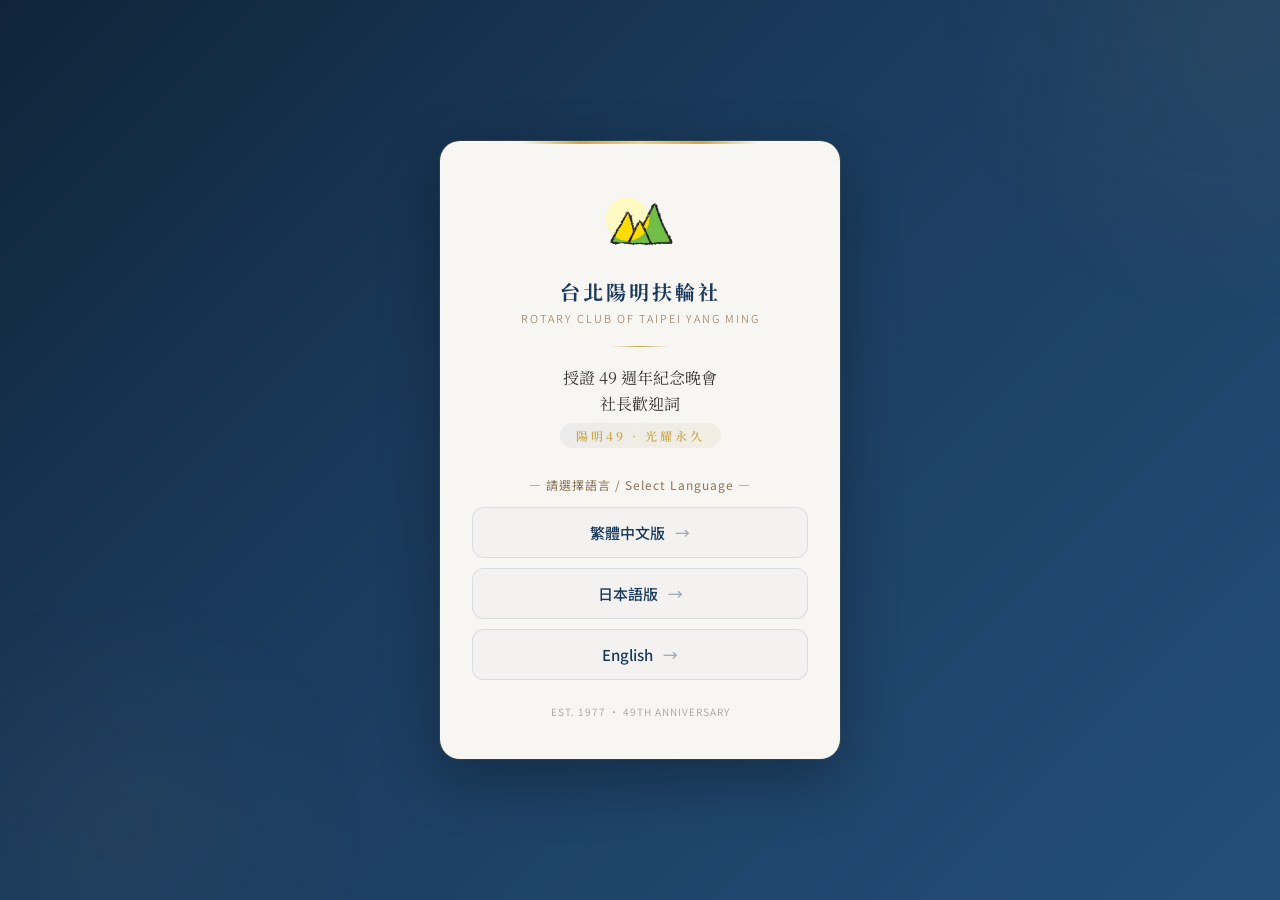
<file: index.html>
<!DOCTYPE html>
<html lang="zh-TW">
<head>
  <meta charset="UTF-8">
  <meta name="viewport" content="width=device-width, initial-scale=1.0">
  <title>台北陽明扶輪社 49週年</title>
  <link href="https://fonts.googleapis.com/css2?family=Noto+Serif+TC:wght@400;700&family=Noto+Sans+TC:wght@300;400;500&family=Playfair+Display:wght@400;600;700&family=Inter:wght@300;400;500&display=swap" rel="stylesheet">
  <style>
    * { margin: 0; padding: 0; box-sizing: border-box; }

    body {
      font-family: 'Noto Sans TC', 'Inter', sans-serif;
      min-height: 100vh;
      display: flex;
      align-items: center;
      justify-content: center;
      background: linear-gradient(135deg, #0f2439 0%, #1a3a5c 40%, #234e78 100%);
      padding: 20px;
      overflow: hidden;
      position: relative;
    }

    /* 背景光暈 */
    body::before {
      content: '';
      position: fixed;
      top: -30%;
      right: -20%;
      width: 600px;
      height: 600px;
      background: radial-gradient(circle, rgba(201,168,76,0.06) 0%, transparent 70%);
      pointer-events: none;
    }

    body::after {
      content: '';
      position: fixed;
      bottom: -20%;
      left: -10%;
      width: 500px;
      height: 500px;
      background: radial-gradient(circle, rgba(201,168,76,0.04) 0%, transparent 70%);
      pointer-events: none;
    }

    .card {
      background: rgba(255,252,248,0.97);
      border-radius: 20px;
      max-width: 400px;
      width: 100%;
      padding: 40px 32px;
      text-align: center;
      box-shadow: 0 20px 60px rgba(0,0,0,0.3), 0 0 0 1px rgba(201,168,76,0.15);
      position: relative;
      overflow: hidden;
      animation: fadeUp 0.6s ease;
    }

    @keyframes fadeUp {
      from { opacity: 0; transform: translateY(20px); }
      to { opacity: 1; transform: translateY(0); }
    }

    /* 頂部金線 */
    .card::before {
      content: '';
      position: absolute;
      top: 0;
      left: 20%;
      right: 20%;
      height: 3px;
      background: linear-gradient(90deg, transparent, #c9a84c, #e8d48b, #c9a84c, transparent);
      border-radius: 0 0 4px 4px;
    }

    .rotary-icon {
      width: 80px;
      height: 80px;
      margin: 0 auto 16px;
    }

    .rotary-icon svg { width: 100%; height: 100%; }

    .club-name {
      font-family: 'Noto Serif TC', serif;
      font-size: 20px;
      font-weight: 700;
      color: #1a3a5c;
      letter-spacing: 3px;
      margin-bottom: 4px;
    }

    .club-sub {
      font-size: 11px;
      color: #8b7355;
      letter-spacing: 2px;
      font-weight: 300;
      margin-bottom: 20px;
    }

    .divider {
      width: 60px;
      height: 1px;
      background: linear-gradient(90deg, transparent, #c9a84c, transparent);
      margin: 0 auto 18px;
    }

    .event-title {
      font-family: 'Noto Serif TC', serif;
      font-size: 16px;
      color: #3a3330;
      line-height: 1.6;
      margin-bottom: 6px;
    }

    .motto-tag {
      display: inline-block;
      padding: 4px 16px;
      background: linear-gradient(135deg, rgba(26,58,92,0.06), rgba(201,168,76,0.1));
      border-radius: 16px;
      font-family: 'Noto Serif TC', serif;
      font-size: 12px;
      color: #c9a84c;
      letter-spacing: 3px;
      font-weight: 600;
      margin-bottom: 28px;
    }

    .lang-label {
      font-size: 12px;
      color: #8b7355;
      letter-spacing: 1px;
      margin-bottom: 14px;
    }

    .lang-buttons {
      display: flex;
      flex-direction: column;
      gap: 10px;
    }

    .lang-btn {
      display: flex;
      align-items: center;
      justify-content: center;
      gap: 10px;
      padding: 14px 20px;
      border: 1px solid rgba(26,58,92,0.12);
      border-radius: 12px;
      text-decoration: none;
      color: #1a3a5c;
      font-size: 15px;
      font-weight: 500;
      background: rgba(26,58,92,0.02);
      transition: all 0.25s ease;
    }

    .lang-btn:hover {
      background: #1a3a5c;
      color: #e8d48b;
      border-color: #1a3a5c;
      transform: translateY(-2px);
      box-shadow: 0 4px 16px rgba(26,58,92,0.2);
    }

    .lang-btn .flag { font-size: 22px; }
    .lang-btn .arrow { opacity: 0.4; transition: opacity 0.25s; }
    .lang-btn:hover .arrow { opacity: 1; }

    .footer-note {
      margin-top: 24px;
      font-size: 10px;
      color: #aaa;
      letter-spacing: 1px;
    }
  </style>
</head>
<body>

<div class="card">
  <div class="rotary-icon">
    <img src="assets/logo.png" alt="台北陽明扶輪社" style="width:100%;height:100%;object-fit:contain;">
  </div>

  <div class="club-name">台北陽明扶輪社</div>
  <div class="club-sub">ROTARY CLUB OF TAIPEI YANG MING</div>

  <div class="divider"></div>

  <div class="event-title">授證 49 週年紀念晚會<br>社長歡迎詞</div>
  <div class="motto-tag">陽明49 · 光耀永久</div>

  <div class="lang-label">— 請選擇語言 / Select Language —</div>

  <div class="lang-buttons">
    <a href="zh.html" class="lang-btn">
      <span>繁體中文版</span>
      <span class="arrow">→</span>
    </a>
    <a href="ja.html" class="lang-btn">
      <span>日本語版</span>
      <span class="arrow">→</span>
    </a>
    <a href="en.html" class="lang-btn">
      <span>English</span>
      <span class="arrow">→</span>
    </a>
  </div>

  <div class="footer-note">EST. 1977 · 49TH ANNIVERSARY</div>
</div>

</body>
</html>
</file>
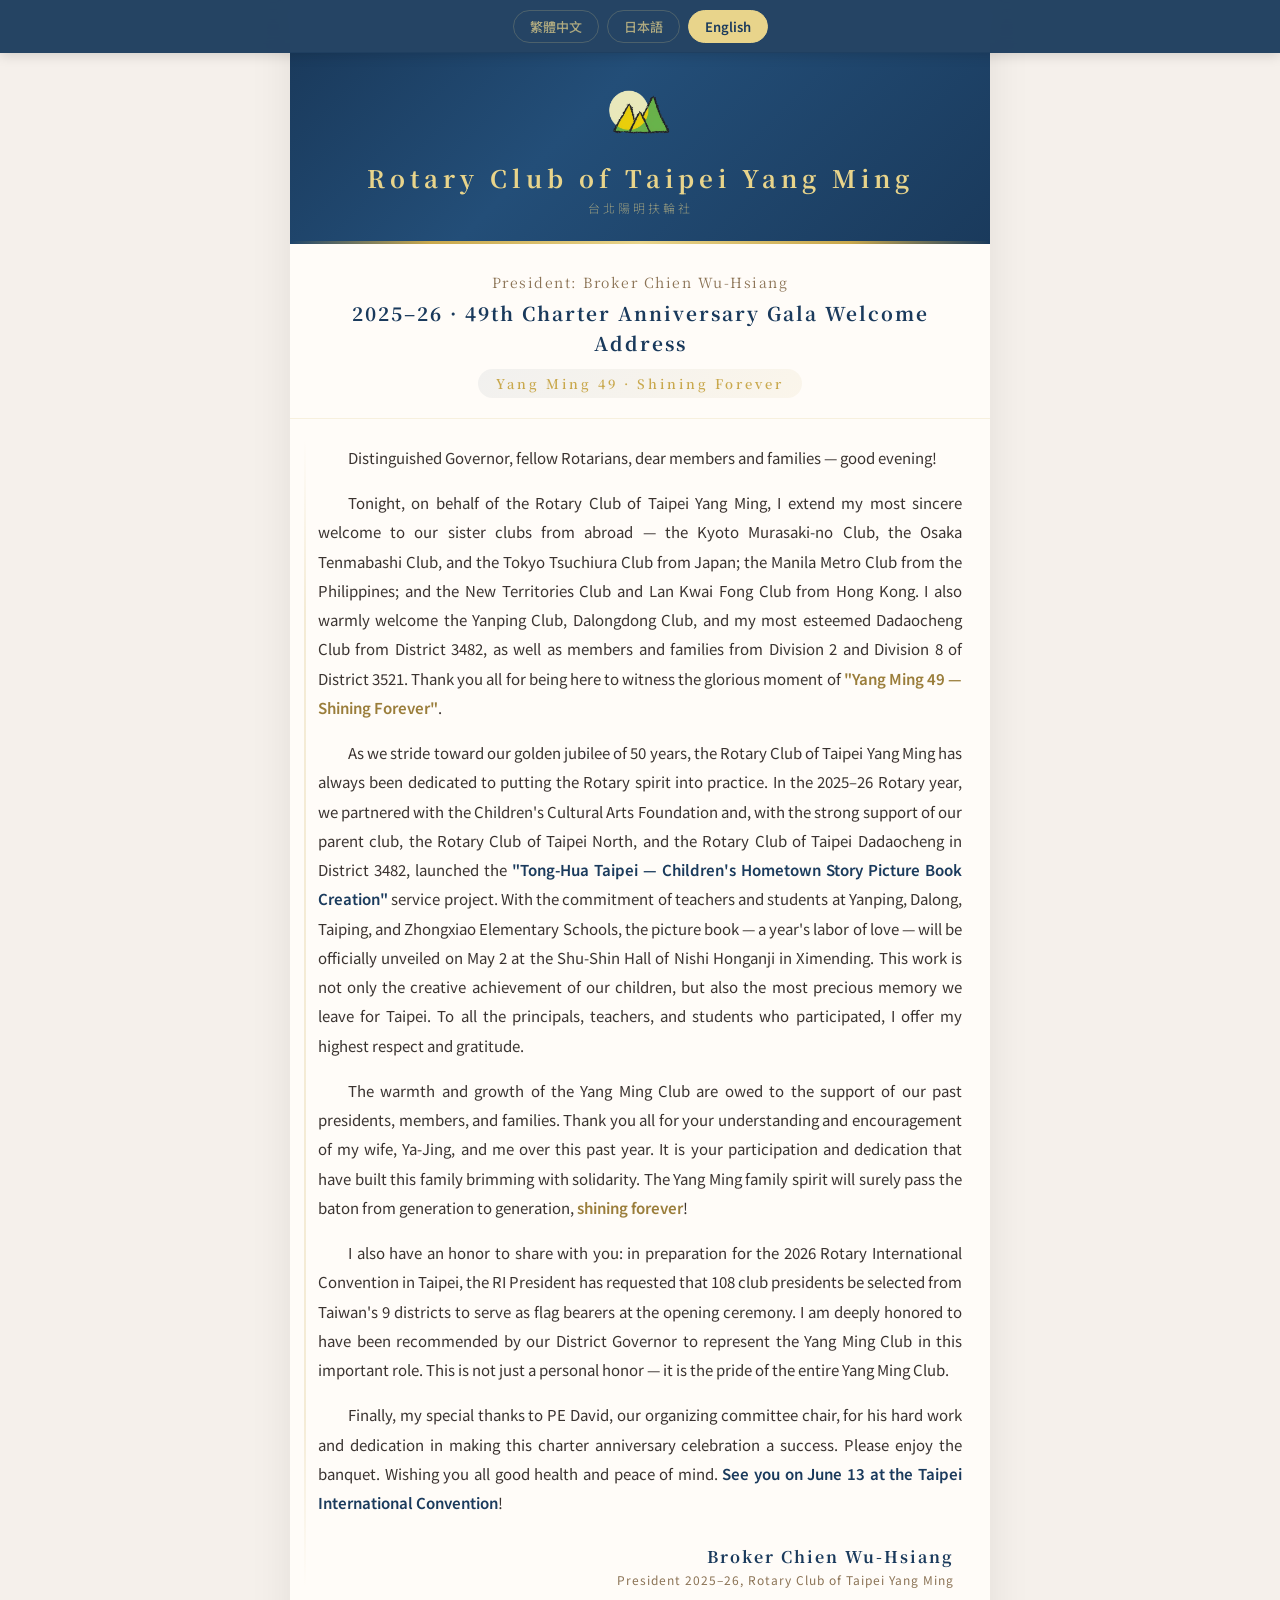
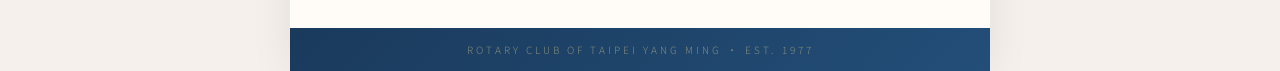
<file: en.html>
<!DOCTYPE html>
<html lang="en">
<head>
  <meta charset="UTF-8">
  <meta name="viewport" content="width=device-width, initial-scale=1.0">
  <meta name="google" content="notranslate">
  <title>Rotary Club of Taipei Yang Ming – 49th Charter Anniversary Welcome Address</title>
  <link rel="stylesheet" href="style.css">
</head>
<body>

<nav class="lang-bar" translate="no">
  <a href="zh.html">繁體中文</a>
  <a href="ja.html">日本語</a>
  <a href="en.html" class="active">English</a>
</nav>

<div class="page">
  <div class="header-band">
    <div class="rotary-deco">
      <img src="assets/logo.png" alt="Rotary Club of Taipei Yang Ming">
    </div>
    <div>
      <h1>Rotary Club of Taipei Yang Ming</h1>
      <div class="sub">台北陽明扶輪社</div>
    </div>
  </div>

  <div class="title-block">
    <div class="speaker">President: Broker Chien Wu-Hsiang</div>
    <div class="speech-title">2025–26 · 49th Charter Anniversary Gala Welcome Address</div>
    <div class="motto">Yang Ming 49 · Shining Forever</div>
  </div>

  <div class="content">
    <div class="body-text">
      <p>Distinguished Governor, fellow Rotarians, dear members and families — good evening!</p>

      <p>Tonight, on behalf of the Rotary Club of Taipei Yang Ming, I extend my most sincere welcome to our sister clubs from abroad — the Kyoto Murasaki-no Club, the Osaka Tenmabashi Club, and the Tokyo Tsuchiura Club from Japan; the Manila Metro Club from the Philippines; and the New Territories Club and Lan Kwai Fong Club from Hong Kong. I also warmly welcome the Yanping Club, Dalongdong Club, and my most esteemed Dadaocheng Club from District 3482, as well as members and families from Division 2 and Division 8 of District 3521. Thank you all for being here to witness the glorious moment of <span class="gold">"Yang Ming 49 — Shining Forever"</span>.</p>

      <p>As we stride toward our golden jubilee of 50 years, the Rotary Club of Taipei Yang Ming has always been dedicated to putting the Rotary spirit into practice. In the 2025–26 Rotary year, we partnered with the Children's Cultural Arts Foundation and, with the strong support of our parent club, the Rotary Club of Taipei North, and the Rotary Club of Taipei Dadaocheng in District 3482, launched the <span class="highlight">"Tong-Hua Taipei — Children's Hometown Story Picture Book Creation"</span> service project. With the commitment of teachers and students at Yanping, Dalong, Taiping, and Zhongxiao Elementary Schools, the picture book — a year's labor of love — will be officially unveiled on May 2 at the Shu-Shin Hall of Nishi Honganji in Ximending. This work is not only the creative achievement of our children, but also the most precious memory we leave for Taipei. To all the principals, teachers, and students who participated, I offer my highest respect and gratitude.</p>

      <p>The warmth and growth of the Yang Ming Club are owed to the support of our past presidents, members, and families. Thank you all for your understanding and encouragement of my wife, Ya-Jing, and me over this past year. It is your participation and dedication that have built this family brimming with solidarity. The Yang Ming family spirit will surely pass the baton from generation to generation, <span class="gold">shining forever</span>!</p>

      <p>I also have an honor to share with you: in preparation for the 2026 Rotary International Convention in Taipei, the RI President has requested that 108 club presidents be selected from Taiwan's 9 districts to serve as flag bearers at the opening ceremony. I am deeply honored to have been recommended by our District Governor to represent the Yang Ming Club in this important role. This is not just a personal honor — it is the pride of the entire Yang Ming Club.</p>

      <p>Finally, my special thanks to PE David, our organizing committee chair, for his hard work and dedication in making this charter anniversary celebration a success. Please enjoy the banquet. Wishing you all good health and peace of mind. <span class="highlight">See you on June 13 at the Taipei International Convention</span>!</p>
    </div>

    <div class="signature">
      <div class="name">Broker Chien Wu-Hsiang</div>
      <div class="role">President 2025–26, Rotary Club of Taipei Yang Ming</div>
    </div>
  </div>

  <div class="footer-band">
    <div class="footer-text">ROTARY CLUB OF TAIPEI YANG MING · EST. 1977</div>
  </div>
</div>

</body>
</html>
</file>
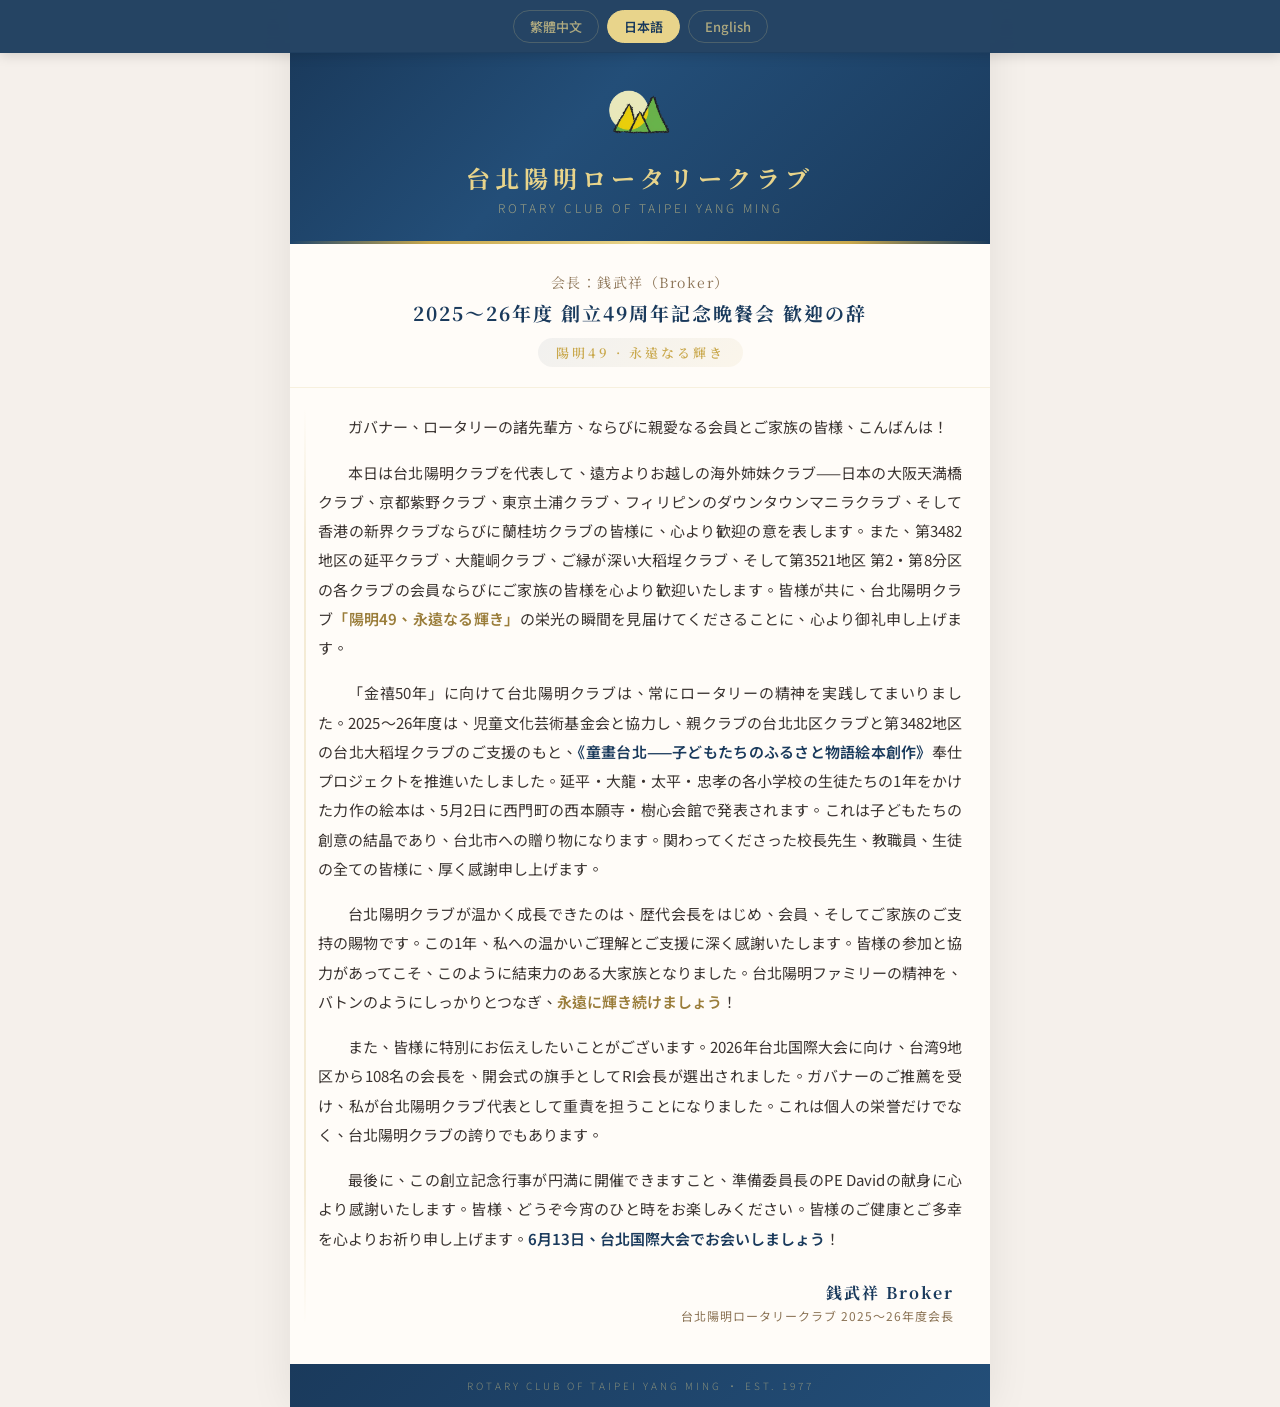
<file: ja.html>
<!DOCTYPE html>
<html lang="ja">
<head>
  <meta charset="UTF-8">
  <meta name="viewport" content="width=device-width, initial-scale=1.0">
  <meta name="google" content="notranslate">
  <title>台北陽明ロータリークラブ 認証49周年記念 歓迎の辞</title>
  <link rel="stylesheet" href="style.css">
</head>
<body>

<nav class="lang-bar" translate="no">
  <a href="zh.html">繁體中文</a>
  <a href="ja.html" class="active">日本語</a>
  <a href="en.html">English</a>
</nav>

<div class="page">
  <div class="header-band">
    <div class="rotary-deco">
      <img src="assets/logo.png" alt="台北陽明扶輪社">
    </div>
    <div>
      <h1>台北陽明ロータリークラブ</h1>
      <div class="sub">ROTARY CLUB OF TAIPEI YANG MING</div>
    </div>
  </div>

  <div class="title-block">
    <div class="speaker">会長：銭武祥（Broker）</div>
    <div class="speech-title">2025～26年度 創立49周年記念晩餐会 歓迎の辞</div>
    <div class="motto">陽明49 · 永遠なる輝き</div>
  </div>

  <div class="content">
    <div class="body-text">
      <p>ガバナー、ロータリーの諸先輩方、ならびに親愛なる会員とご家族の皆様、こんばんは！</p>

      <p>本日は台北陽明クラブを代表して、遠方よりお越しの海外姉妹クラブ——日本の大阪天満橋クラブ、京都紫野クラブ、東京土浦クラブ、フィリピンのダウンタウンマニラクラブ、そして香港の新界クラブならびに蘭桂坊クラブの皆様に、心より歓迎の意を表します。また、第3482地区の延平クラブ、大龍峒クラブ、ご縁が深い大稻埕クラブ、そして第3521地区 第2・第8分区の各クラブの会員ならびにご家族の皆様を心より歓迎いたします。皆様が共に、台北陽明クラブ<span class="gold">「陽明49、永遠なる輝き」</span>の栄光の瞬間を見届けてくださることに、心より御礼申し上げます。</p>

      <p>「金禧50年」に向けて台北陽明クラブは、常にロータリーの精神を実践してまいりました。2025～26年度は、児童文化芸術基金会と協力し、親クラブの台北北区クラブと第3482地区の台北大稻埕クラブのご支援のもと、<span class="highlight">《童畫台北——子どもたちのふるさと物語絵本創作》</span>奉仕プロジェクトを推進いたしました。延平・大龍・太平・忠孝の各小学校の生徒たちの1年をかけた力作の絵本は、5月2日に西門町の西本願寺・樹心会館で発表されます。これは子どもたちの創意の結晶であり、台北市への贈り物になります。関わってくださった校長先生、教職員、生徒の全ての皆様に、厚く感謝申し上げます。</p>

      <p>台北陽明クラブが温かく成長できたのは、歴代会長をはじめ、会員、そしてご家族のご支持の賜物です。この1年、私への温かいご理解とご支援に深く感謝いたします。皆様の参加と協力があってこそ、このように結束力のある大家族となりました。台北陽明ファミリーの精神を、バトンのようにしっかりとつなぎ、<span class="gold">永遠に輝き続けましょう</span>！</p>

      <p>また、皆様に特別にお伝えしたいことがございます。2026年台北国際大会に向け、台湾9地区から108名の会長を、開会式の旗手としてRI会長が選出されました。ガバナーのご推薦を受け、私が台北陽明クラブ代表として重責を担うことになりました。これは個人の栄誉だけでなく、台北陽明クラブの誇りでもあります。</p>

      <p>最後に、この創立記念行事が円満に開催できますこと、準備委員長のPE Davidの献身に心より感謝いたします。皆様、どうぞ今宵のひと時をお楽しみください。皆様のご健康とご多幸を心よりお祈り申し上げます。<span class="highlight">6月13日、台北国際大会でお会いしましょう</span>！</p>
    </div>

    <div class="signature">
      <div class="name">銭武祥 Broker</div>
      <div class="role">台北陽明ロータリークラブ 2025～26年度会長</div>
    </div>
  </div>

  <div class="footer-band">
    <div class="footer-text">ROTARY CLUB OF TAIPEI YANG MING · EST. 1977</div>
  </div>
</div>

</body>
</html>
</file>
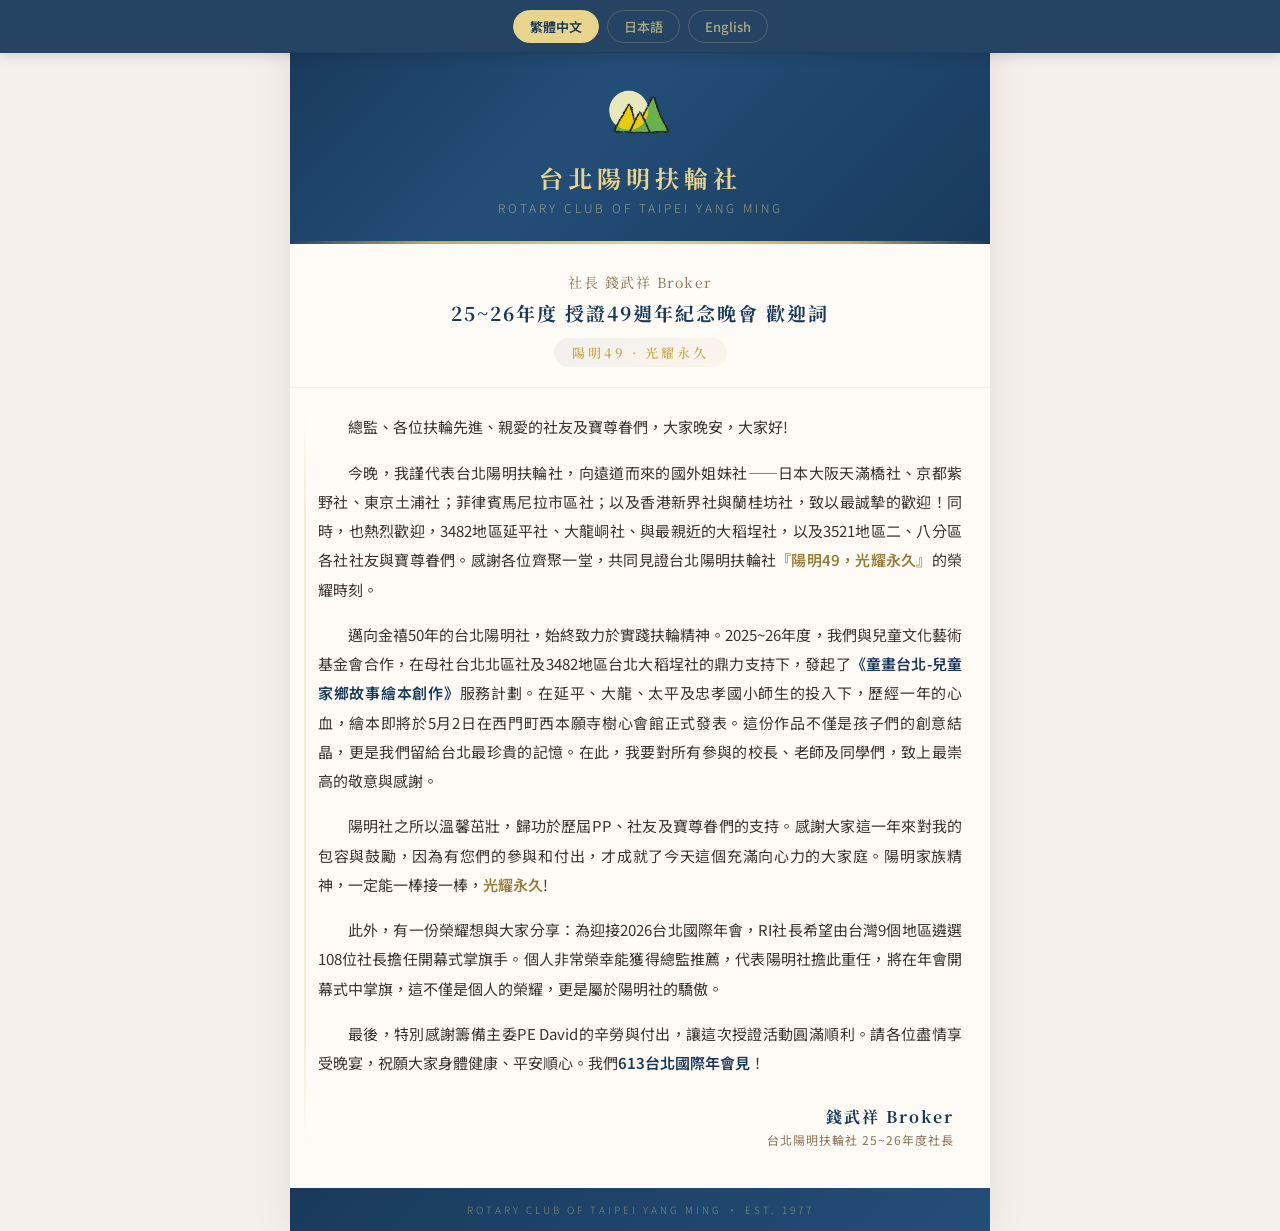
<file: zh.html>
<!DOCTYPE html>
<html lang="zh-TW">
<head>
  <meta charset="UTF-8">
  <meta name="viewport" content="width=device-width, initial-scale=1.0">
  <meta name="google" content="notranslate">
  <title>台北陽明扶輪社 授證49週年歡迎詞</title>
  <link rel="stylesheet" href="style.css">
</head>
<body>

<nav class="lang-bar" translate="no">
  <a href="zh.html" class="active">繁體中文</a>
  <a href="ja.html">日本語</a>
  <a href="en.html">English</a>
</nav>

<div class="page">
  <div class="header-band">
    <div class="rotary-deco">
      <img src="assets/logo.png" alt="台北陽明扶輪社">
    </div>
    <div>
      <h1>台北陽明扶輪社</h1>
      <div class="sub">ROTARY CLUB OF TAIPEI YANG MING</div>
    </div>
  </div>

  <div class="title-block">
    <div class="speaker">社長 錢武祥 Broker</div>
    <div class="speech-title">25~26年度 授證49週年紀念晚會 歡迎詞</div>
    <div class="motto">陽明49 · 光耀永久</div>
  </div>

  <div class="content">
    <div class="body-text">
      <p>總監、各位扶輪先進、親愛的社友及寶尊眷們，大家晚安，大家好!</p>

      <p>今晚，我謹代表台北陽明扶輪社，向遠道而來的國外姐妹社——日本大阪天滿橋社、京都紫野社、東京土浦社；菲律賓馬尼拉市區社；以及香港新界社與蘭桂坊社，致以最誠摯的歡迎！同時，也熱烈歡迎，3482地區延平社、大龍峒社、與最親近的大稻埕社，以及3521地區二、八分區各社社友與寶尊眷們。感謝各位齊聚一堂，共同見證台北陽明扶輪社<span class="gold">『陽明49，光耀永久』</span>的榮耀時刻。</p>

      <p>邁向金禧50年的台北陽明社，始終致力於實踐扶輪精神。2025~26年度，我們與兒童文化藝術基金會合作，在母社台北北區社及3482地區台北大稻埕社的鼎力支持下，發起了<span class="highlight">《童畫台北-兒童家鄉故事繪本創作》</span>服務計劃。在延平、大龍、太平及忠孝國小師生的投入下，歷經一年的心血，繪本即將於5月2日在西門町西本願寺樹心會館正式發表。這份作品不僅是孩子們的創意結晶，更是我們留給台北最珍貴的記憶。在此，我要對所有參與的校長、老師及同學們，致上最崇高的敬意與感謝。</p>

      <p>陽明社之所以溫馨茁壯，歸功於歷屆PP、社友及寶尊眷們的支持。感謝大家這一年來對我的包容與鼓勵，因為有您們的參與和付出，才成就了今天這個充滿向心力的大家庭。陽明家族精神，一定能一棒接一棒，<span class="gold">光耀永久</span>!</p>

      <p>此外，有一份榮耀想與大家分享：為迎接2026台北國際年會，RI社長希望由台灣9個地區遴選108位社長擔任開幕式掌旗手。個人非常榮幸能獲得總監推薦，代表陽明社擔此重任，將在年會開幕式中掌旗，這不僅是個人的榮耀，更是屬於陽明社的驕傲。</p>

      <p>最後，特別感謝籌備主委PE David的辛勞與付出，讓這次授證活動圓滿順利。請各位盡情享受晚宴，祝願大家身體健康、平安順心。我們<span class="highlight">613台北國際年會見</span>！</p>
    </div>

    <div class="signature">
      <div class="name">錢武祥 Broker</div>
      <div class="role">台北陽明扶輪社 25~26年度社長</div>
    </div>
  </div>

  <div class="footer-band">
    <div class="footer-text">ROTARY CLUB OF TAIPEI YANG MING · EST. 1977</div>
  </div>
</div>

</body>
</html>
</file>
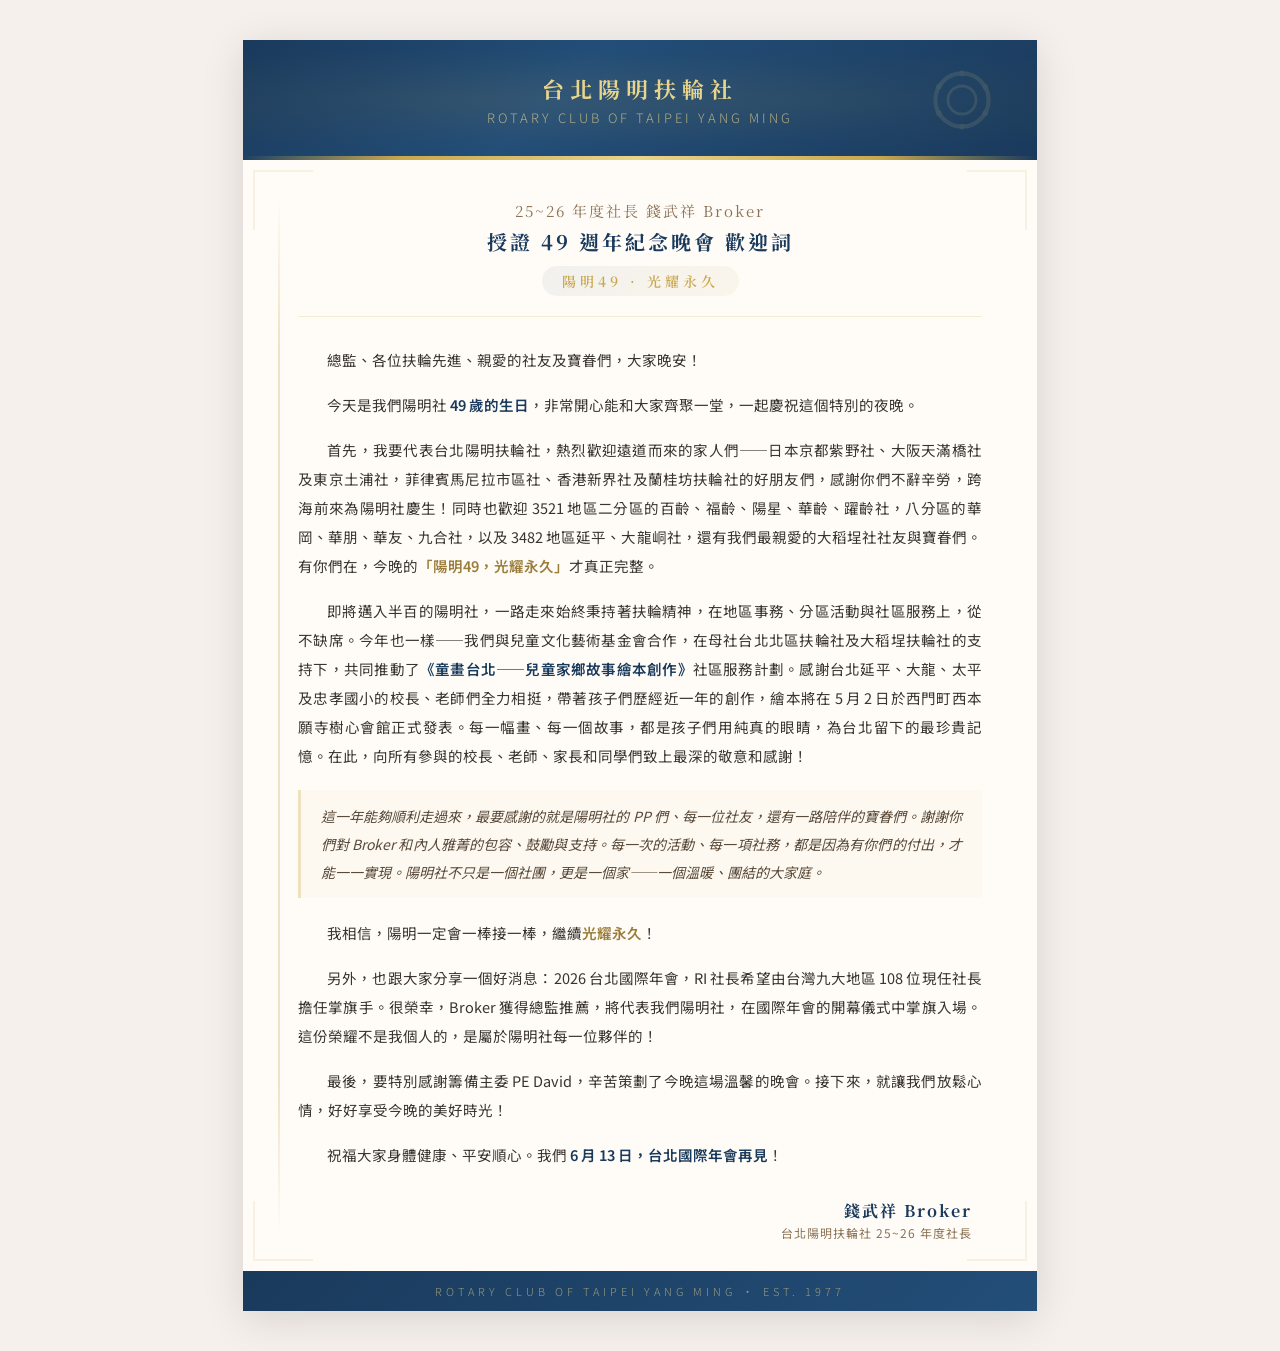
<file: 陽明社49週年歡迎詞.html>
<!DOCTYPE html>
<html lang="zh-TW">
<head>
  <meta charset="UTF-8">
  <meta name="viewport" content="width=device-width, initial-scale=1.0">
  <title>台北陽明扶輪社 授證49週年紀念歡迎詞</title>
  <link href="https://fonts.googleapis.com/css2?family=Noto+Serif+TC:wght@400;600;700;900&family=Noto+Sans+TC:wght@300;400;500;700&display=swap" rel="stylesheet">
  <style>
    @page {
      size: A4;
      margin: 0;
    }

    * {
      margin: 0;
      padding: 0;
      box-sizing: border-box;
    }

    body {
      font-family: 'Noto Sans TC', sans-serif;
      background: #f5f0eb;
      color: #2c2420;
      min-height: 100vh;
      display: flex;
      justify-content: center;
      padding: 40px 20px;
      -webkit-font-smoothing: antialiased;
    }

    .page {
      width: 210mm;
      min-height: 297mm;
      background: #fffcf8;
      position: relative;
      overflow: hidden;
      box-shadow: 0 8px 40px rgba(0,0,0,0.12);
    }

    /* ── 頂部金色裝飾帶 ── */
    .header-band {
      width: 100%;
      height: 120px;
      background: linear-gradient(135deg, #1a3a5c 0%, #234e78 40%, #1a3a5c 100%);
      position: relative;
      display: flex;
      align-items: center;
      justify-content: center;
      overflow: hidden;
    }

    .header-band::before {
      content: '';
      position: absolute;
      bottom: 0;
      left: 0;
      right: 0;
      height: 4px;
      background: linear-gradient(90deg, transparent 0%, #c9a84c 20%, #e8d48b 50%, #c9a84c 80%, transparent 100%);
    }

    .header-band::after {
      content: '';
      position: absolute;
      top: 0;
      left: 0;
      right: 0;
      bottom: 0;
      background: radial-gradient(ellipse at 30% 50%, rgba(201,168,76,0.08) 0%, transparent 60%),
                  radial-gradient(ellipse at 70% 50%, rgba(201,168,76,0.05) 0%, transparent 60%);
    }

    .rotary-wheel {
      position: absolute;
      right: 40px;
      top: 50%;
      transform: translateY(-50%);
      width: 70px;
      height: 70px;
      opacity: 0.15;
    }

    .rotary-wheel svg {
      width: 100%;
      height: 100%;
    }

    .header-content {
      text-align: center;
      z-index: 1;
    }

    .header-content h1 {
      font-family: 'Noto Serif TC', serif;
      font-size: 22px;
      font-weight: 700;
      color: #e8d48b;
      letter-spacing: 6px;
      margin-bottom: 4px;
    }

    .header-content .sub {
      font-size: 13px;
      color: rgba(232,212,139,0.7);
      letter-spacing: 3px;
      font-weight: 300;
    }

    /* ── 主要內容區 ── */
    .content {
      padding: 40px 55px 30px;
      position: relative;
    }

    /* 左側金色邊線 */
    .content::before {
      content: '';
      position: absolute;
      left: 35px;
      top: 30px;
      bottom: 30px;
      width: 2px;
      background: linear-gradient(180deg, transparent 0%, #c9a84c 15%, #c9a84c 85%, transparent 100%);
      opacity: 0.3;
    }

    .title-block {
      text-align: center;
      margin-bottom: 28px;
      padding-bottom: 20px;
      border-bottom: 1px solid rgba(201,168,76,0.2);
    }

    .title-block .speaker {
      font-family: 'Noto Serif TC', serif;
      font-size: 15px;
      color: #8b7355;
      letter-spacing: 2px;
      margin-bottom: 6px;
    }

    .title-block .speech-title {
      font-family: 'Noto Serif TC', serif;
      font-size: 20px;
      font-weight: 700;
      color: #1a3a5c;
      letter-spacing: 3px;
    }

    .motto {
      display: inline-block;
      margin-top: 10px;
      padding: 5px 20px;
      background: linear-gradient(135deg, rgba(26,58,92,0.06) 0%, rgba(201,168,76,0.08) 100%);
      border-radius: 20px;
      font-family: 'Noto Serif TC', serif;
      font-size: 14px;
      color: #c9a84c;
      letter-spacing: 4px;
      font-weight: 600;
    }

    .body-text {
      font-size: 14.5px;
      line-height: 2;
      text-align: justify;
      color: #3a3330;
    }

    .body-text p {
      margin-bottom: 16px;
      text-indent: 2em;
    }

    .body-text p:last-child {
      margin-bottom: 0;
    }

    .body-text .highlight {
      color: #1a3a5c;
      font-weight: 600;
    }

    .body-text .gold {
      color: #9a7d3a;
      font-weight: 600;
    }

    .body-text .heart {
      font-style: italic;
      position: relative;
      display: block;
      margin: 20px 0;
      padding: 12px 20px;
      background: rgba(201,168,76,0.04);
      border-left: 3px solid rgba(201,168,76,0.3);
      text-indent: 0;
      font-size: 14px;
      color: #5a4a3a;
    }

    /* ── 底部簽名區 ── */
    .signature {
      margin-top: 30px;
      text-align: right;
      padding-right: 10px;
    }

    .signature .name {
      font-family: 'Noto Serif TC', serif;
      font-size: 16px;
      font-weight: 700;
      color: #1a3a5c;
      letter-spacing: 2px;
    }

    .signature .role {
      font-size: 12px;
      color: #8b7355;
      margin-top: 2px;
      letter-spacing: 1px;
    }

    /* ── 底部裝飾 ── */
    .footer-band {
      width: 100%;
      height: 40px;
      background: linear-gradient(135deg, #1a3a5c 0%, #234e78 100%);
      display: flex;
      align-items: center;
      justify-content: center;
      margin-top: auto;
    }

    .footer-band .footer-text {
      font-size: 11px;
      color: rgba(232,212,139,0.6);
      letter-spacing: 4px;
      font-weight: 300;
    }

    /* ── 角落裝飾 ── */
    .corner-ornament {
      position: absolute;
      width: 60px;
      height: 60px;
      opacity: 0.12;
    }

    .corner-ornament.top-left {
      top: 130px;
      left: 10px;
      border-top: 2px solid #c9a84c;
      border-left: 2px solid #c9a84c;
    }

    .corner-ornament.top-right {
      top: 130px;
      right: 10px;
      border-top: 2px solid #c9a84c;
      border-right: 2px solid #c9a84c;
    }

    .corner-ornament.bottom-left {
      bottom: 50px;
      left: 10px;
      border-bottom: 2px solid #c9a84c;
      border-left: 2px solid #c9a84c;
    }

    .corner-ornament.bottom-right {
      bottom: 50px;
      right: 10px;
      border-bottom: 2px solid #c9a84c;
      border-right: 2px solid #c9a84c;
    }

    /* ── 列印樣式 ── */
    @media print {
      body {
        background: none;
        padding: 0;
      }
      .page {
        box-shadow: none;
        width: 100%;
        min-height: 100vh;
      }
    }
  </style>
</head>
<body>

<div class="page">
  <!-- 頂部藍色橫幅 -->
  <div class="header-band">
    <div class="header-content">
      <h1>台北陽明扶輪社</h1>
      <div class="sub">ROTARY CLUB OF TAIPEI YANG MING</div>
    </div>
    <!-- 扶輪齒輪裝飾 -->
    <div class="rotary-wheel">
      <svg viewBox="0 0 100 100" fill="rgba(232,212,139,0.8)">
        <circle cx="50" cy="50" r="38" fill="none" stroke="rgba(232,212,139,0.8)" stroke-width="6"/>
        <circle cx="50" cy="50" r="20" fill="none" stroke="rgba(232,212,139,0.8)" stroke-width="4"/>
        <circle cx="50" cy="12" r="4"/><circle cx="83" cy="31" r="4"/>
        <circle cx="83" cy="69" r="4"/><circle cx="50" cy="88" r="4"/>
        <circle cx="17" cy="69" r="4"/><circle cx="17" cy="31" r="4"/>
      </svg>
    </div>
  </div>

  <!-- 角落裝飾 -->
  <div class="corner-ornament top-left"></div>
  <div class="corner-ornament top-right"></div>
  <div class="corner-ornament bottom-left"></div>
  <div class="corner-ornament bottom-right"></div>

  <!-- 主內容 -->
  <div class="content">
    <div class="title-block">
      <div class="speaker">25~26 年度社長 錢武祥 Broker</div>
      <div class="speech-title">授證 49 週年紀念晚會 歡迎詞</div>
      <div class="motto">陽明49 · 光耀永久</div>
    </div>

    <div class="body-text">
      <p>總監、各位扶輪先進、親愛的社友及寶眷們，大家晚安！</p>

      <p>今天是我們陽明社 <span class="highlight">49 歲的生日</span>，非常開心能和大家齊聚一堂，一起慶祝這個特別的夜晚。</p>

      <p>首先，我要代表台北陽明扶輪社，熱烈歡迎遠道而來的家人們——日本京都紫野社、大阪天滿橋社及東京土浦社，菲律賓馬尼拉市區社、香港新界社及蘭桂坊扶輪社的好朋友們，感謝你們不辭辛勞，跨海前來為陽明社慶生！同時也歡迎 3521 地區二分區的百齡、福齡、陽星、華齡、躍齡社，八分區的華岡、華朋、華友、九合社，以及 3482 地區延平、大龍峒社，還有我們最親愛的大稻埕社社友與寶眷們。有你們在，今晚的<span class="gold">「陽明49，光耀永久」</span>才真正完整。</p>

      <p>即將邁入半百的陽明社，一路走來始終秉持著扶輪精神，在地區事務、分區活動與社區服務上，從不缺席。今年也一樣——我們與兒童文化藝術基金會合作，在母社台北北區扶輪社及大稻埕扶輪社的支持下，共同推動了<span class="highlight">《童畫台北——兒童家鄉故事繪本創作》</span>社區服務計劃。感謝台北延平、大龍、太平及忠孝國小的校長、老師們全力相挺，帶著孩子們歷經近一年的創作，繪本將在 5 月 2 日於西門町西本願寺樹心會館正式發表。每一幅畫、每一個故事，都是孩子們用純真的眼睛，為台北留下的最珍貴記憶。在此，向所有參與的校長、老師、家長和同學們致上最深的敬意和感謝！</p>

      <p class="heart">這一年能夠順利走過來，最要感謝的就是陽明社的 PP 們、每一位社友，還有一路陪伴的寶眷們。謝謝你們對 Broker 和內人雅菁的包容、鼓勵與支持。每一次的活動、每一項社務，都是因為有你們的付出，才能一一實現。陽明社不只是一個社團，更是一個家——一個溫暖、團結的大家庭。</p>

      <p>我相信，陽明一定會一棒接一棒，繼續<span class="gold">光耀永久</span>！</p>

      <p>另外，也跟大家分享一個好消息：2026 台北國際年會，RI 社長希望由台灣九大地區 108 位現任社長擔任掌旗手。很榮幸，Broker 獲得總監推薦，將代表我們陽明社，在國際年會的開幕儀式中掌旗入場。這份榮耀不是我個人的，是屬於陽明社每一位夥伴的！</p>

      <p>最後，要特別感謝籌備主委 PE David，辛苦策劃了今晚這場溫馨的晚會。接下來，就讓我們放鬆心情，好好享受今晚的美好時光！</p>

      <p>祝福大家身體健康、平安順心。我們 <span class="highlight">6 月 13 日，台北國際年會再見</span>！</p>
    </div>

    <div class="signature">
      <div class="name">錢武祥 Broker</div>
      <div class="role">台北陽明扶輪社 25~26 年度社長</div>
    </div>
  </div>

  <!-- 底部橫幅 -->
  <div class="footer-band">
    <div class="footer-text">ROTARY CLUB OF TAIPEI YANG MING · EST. 1977</div>
  </div>
</div>

</body>
</html>
</file>
<file: style.css>
/* ── 陽明社歡迎詞 共用樣式 ── */
@import url('https://fonts.googleapis.com/css2?family=Noto+Serif+TC:wght@400;600;700;900&family=Noto+Sans+TC:wght@300;400;500;700&family=Noto+Serif+JP:wght@400;600;700&family=Noto+Sans+JP:wght@300;400;500;700&family=Playfair+Display:wght@400;600;700&family=Inter:wght@300;400;500;600&display=swap');

* { margin: 0; padding: 0; box-sizing: border-box; }

body {
  font-family: 'Noto Sans TC', 'Noto Sans JP', 'Inter', sans-serif;
  background: #f5f0eb;
  color: #2c2420;
  min-height: 100vh;
  -webkit-font-smoothing: antialiased;
}

/* ── 語言切換列 ── */
.lang-bar {
  position: fixed;
  top: 0;
  left: 0;
  right: 0;
  z-index: 100;
  display: flex;
  justify-content: center;
  gap: 8px;
  padding: 10px 16px;
  background: rgba(26,58,92,0.95);
  backdrop-filter: blur(10px);
  -webkit-backdrop-filter: blur(10px);
  box-shadow: 0 2px 12px rgba(0,0,0,0.15);
}

.lang-bar a {
  display: inline-flex;
  align-items: center;
  gap: 5px;
  padding: 6px 16px;
  border-radius: 20px;
  font-size: 13px;
  font-weight: 500;
  text-decoration: none;
  color: rgba(232,212,139,0.7);
  border: 1px solid rgba(232,212,139,0.2);
  transition: all 0.25s ease;
}

.lang-bar a:hover {
  color: #e8d48b;
  border-color: rgba(232,212,139,0.5);
  background: rgba(232,212,139,0.08);
}

.lang-bar a.active {
  color: #1a3a5c;
  background: #e8d48b;
  border-color: #e8d48b;
  font-weight: 600;
}

.lang-bar a .flag { font-size: 16px; }

/* ── 頁面容器 ── */
.page {
  max-width: 700px;
  margin: 0 auto;
  background: #fffcf8;
  min-height: 100vh;
  padding-top: 52px;
  box-shadow: 0 0 40px rgba(0,0,0,0.08);
}

/* ── 頂部橫幅 ── */
.header-band {
  width: 100%;
  padding: 24px 24px 28px;
  background: linear-gradient(135deg, #1a3a5c 0%, #234e78 40%, #1a3a5c 100%);
  text-align: center;
  position: relative;
  overflow: hidden;
  display: flex;
  flex-direction: column;
  align-items: center;
}

.header-band::after {
  content: '';
  position: absolute;
  bottom: 0;
  left: 0;
  right: 0;
  height: 3px;
  background: linear-gradient(90deg, transparent 0%, #c9a84c 20%, #e8d48b 50%, #c9a84c 80%, transparent 100%);
}

.header-band h1 {
  font-family: 'Noto Serif TC', 'Noto Serif JP', 'Playfair Display', serif;
  font-size: 24px;
  font-weight: 700;
  color: #e8d48b;
  letter-spacing: 5px;
  margin-bottom: 4px;
}

.header-band .sub {
  font-size: 12px;
  color: rgba(232,212,139,0.6);
  letter-spacing: 3px;
  font-weight: 300;
}

/* ── 扶輪社徽裝飾 ── */
.rotary-deco {
  display: block;
  margin: 0 auto 12px;
  width: 72px;
  height: 72px;
  opacity: 0.9;
}

.rotary-deco img { width: 100%; height: 100%; object-fit: contain; }

/* ── 標題區 ── */
.title-block {
  text-align: center;
  padding: 28px 24px 20px;
  border-bottom: 1px solid rgba(201,168,76,0.15);
}

.title-block .speaker {
  font-family: 'Noto Serif TC', 'Noto Serif JP', 'Playfair Display', serif;
  font-size: 14px;
  color: #8b7355;
  letter-spacing: 1.5px;
  margin-bottom: 6px;
}

.title-block .speech-title {
  font-family: 'Noto Serif TC', 'Noto Serif JP', 'Playfair Display', serif;
  font-size: 19px;
  font-weight: 700;
  color: #1a3a5c;
  letter-spacing: 2px;
  line-height: 1.6;
  word-break: keep-all;
}

.motto {
  display: inline-block;
  margin-top: 10px;
  padding: 5px 18px;
  background: linear-gradient(135deg, rgba(26,58,92,0.06), rgba(201,168,76,0.08));
  border-radius: 20px;
  font-family: 'Noto Serif TC', 'Noto Serif JP', 'Playfair Display', serif;
  font-size: 13px;
  color: #c9a84c;
  letter-spacing: 3px;
  font-weight: 600;
}

/* ── 正文 ── */
.content {
  padding: 24px 28px 20px;
  position: relative;
}

.content::before {
  content: '';
  position: absolute;
  left: 14px;
  top: 20px;
  bottom: 20px;
  width: 2px;
  background: linear-gradient(180deg, transparent 0%, #c9a84c 15%, #c9a84c 85%, transparent 100%);
  opacity: 0.2;
}

.body-text {
  font-size: 15px;
  line-height: 1.95;
  text-align: justify;
  color: #3a3330;
}

.body-text p {
  margin-bottom: 16px;
  text-indent: 2em;
}

.body-text p:last-child { margin-bottom: 0; }

.body-text .highlight {
  color: #1a3a5c;
  font-weight: 600;
}

.body-text .gold {
  color: #9a7d3a;
  font-weight: 600;
}

.body-text .heart {
  display: block;
  margin: 20px 0;
  padding: 14px 18px;
  background: rgba(201,168,76,0.04);
  border-left: 3px solid rgba(201,168,76,0.3);
  text-indent: 0;
  font-size: 14.5px;
  color: #5a4a3a;
  line-height: 2;
  border-radius: 0 6px 6px 0;
}

/* ── 簽名 ── */
.signature {
  margin-top: 28px;
  text-align: right;
  padding-right: 8px;
}

.signature .name {
  font-family: 'Noto Serif TC', 'Noto Serif JP', 'Playfair Display', serif;
  font-size: 16px;
  font-weight: 700;
  color: #1a3a5c;
  letter-spacing: 2px;
}

.signature .role {
  font-size: 12px;
  color: #8b7355;
  margin-top: 3px;
  letter-spacing: 1px;
}

/* ── 底部 ── */
.footer-band {
  width: 100%;
  padding: 14px;
  background: linear-gradient(135deg, #1a3a5c, #234e78);
  text-align: center;
  margin-top: 20px;
}

.footer-band .footer-text {
  font-size: 10px;
  color: rgba(232,212,139,0.5);
  letter-spacing: 3px;
  font-weight: 300;
}

/* ── RWD ── */
@media (max-width: 480px) {
  .header-band h1 { font-size: 16px; letter-spacing: -0.3px; }
  .title-block { padding: 24px 20px 18px; }
  .title-block .speaker { font-size: 12px; letter-spacing: 0.5px; }
  .title-block .speech-title { font-size: 14px; letter-spacing: 0; line-height: 1.7; }
  .motto { font-size: 12px; letter-spacing: 2px; padding: 4px 14px; }
  .content { padding: 20px 20px 16px; }
  .content::before { left: 8px; }
  .body-text { font-size: 14.5px; }
  .lang-bar a { padding: 5px 12px; font-size: 12px; }
}
</file>
